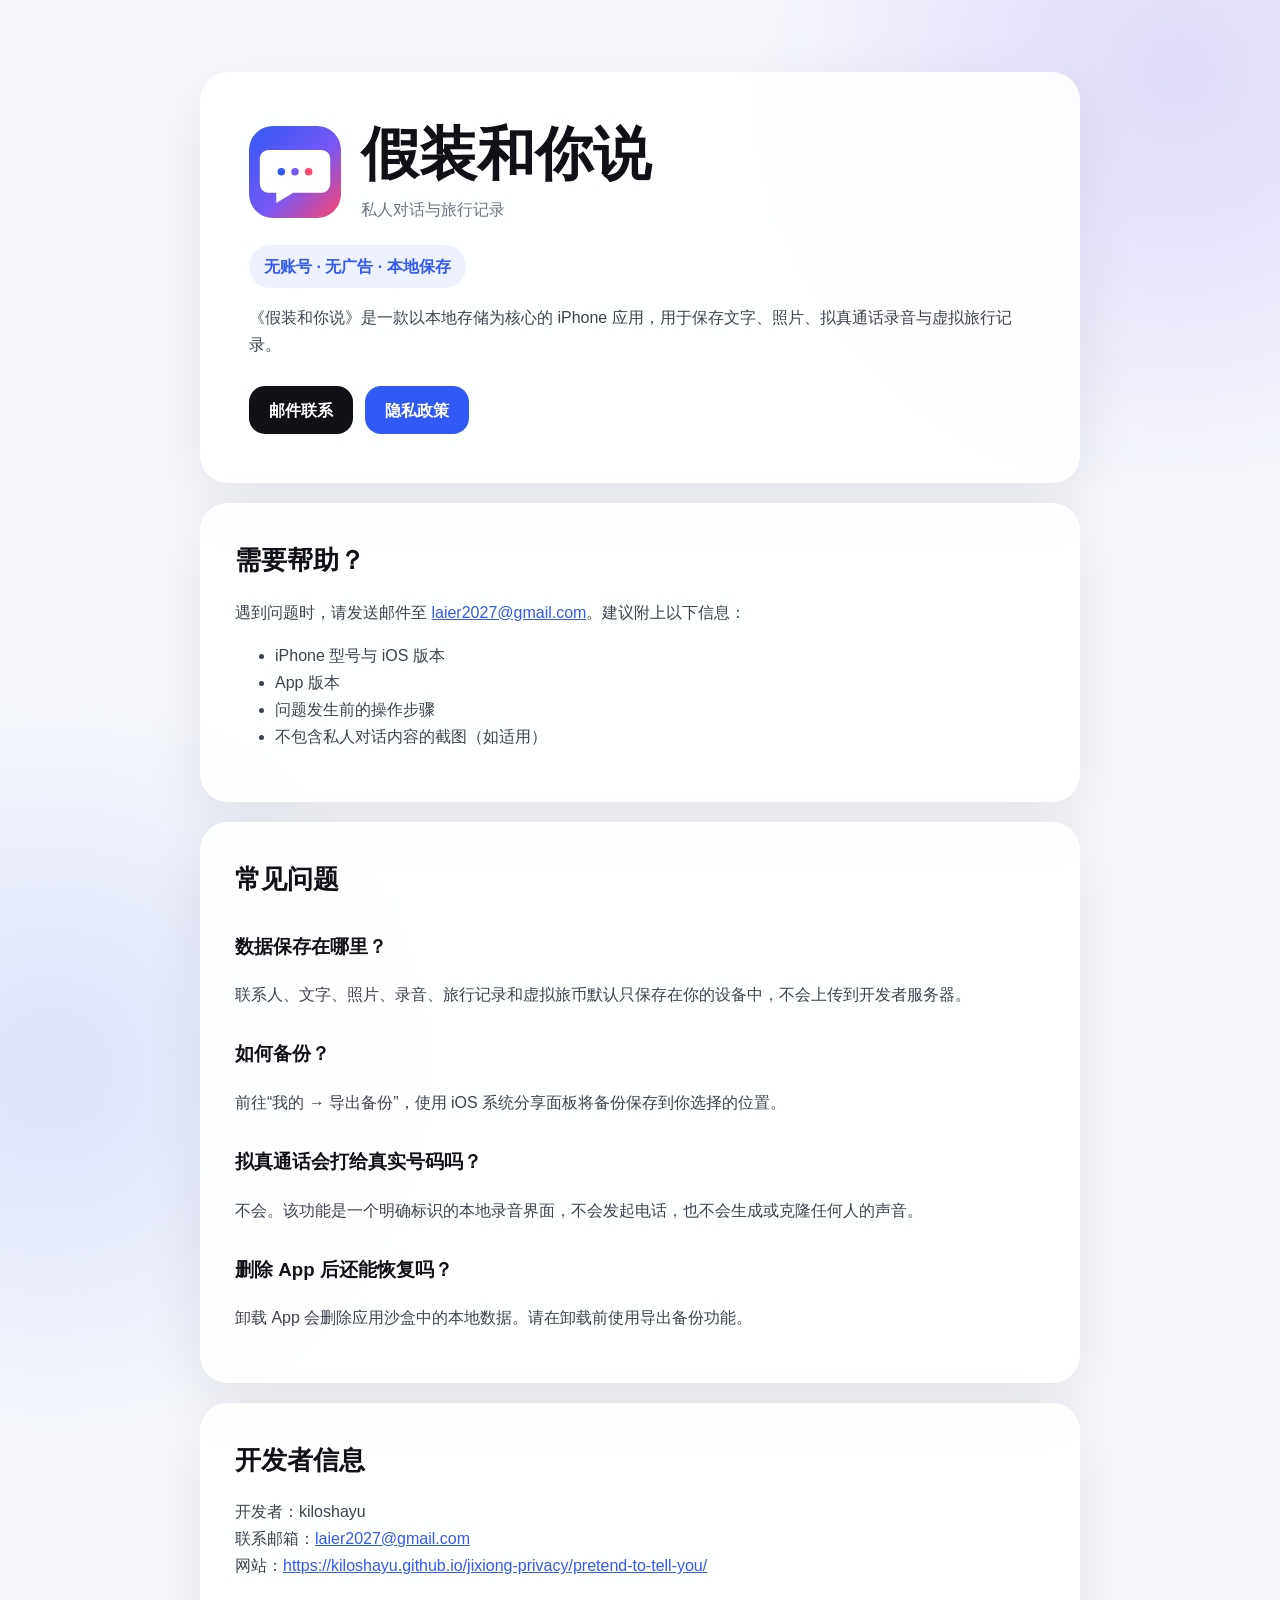
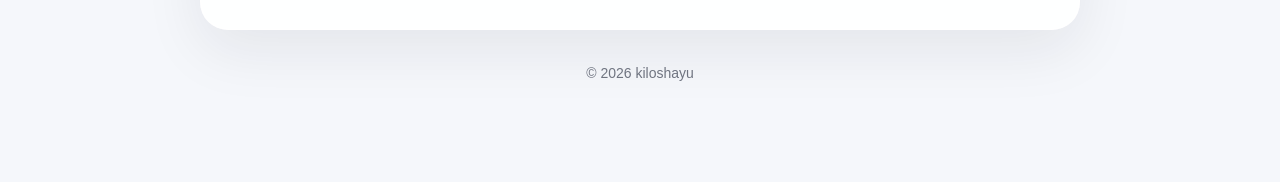
<file: pretend-to-tell-you/index.html>
<!doctype html>
<html lang="zh-CN">
<head>
  <meta charset="utf-8">
  <meta name="viewport" content="width=device-width, initial-scale=1">
  <title>假装和你说 · 支持</title>
  <meta name="description" content="《假装和你说》用户支持与联系方式。">
  <link rel="stylesheet" href="styles.css">
</head>
<body>
  <main>
    <section class="hero">
      <div class="app-row">
        <img class="app-icon" src="app-icon.svg" alt="假装和你说 App 图标">
        <div>
          <h1>假装和你说</h1>
          <div class="muted">私人对话与旅行记录</div>
        </div>
      </div>
      <span class="badge">无账号 · 无广告 · 本地保存</span>
      <p>《假装和你说》是一款以本地存储为核心的 iPhone 应用，用于保存文字、照片、拟真通话录音与虚拟旅行记录。</p>
      <div class="links">
        <a class="button" href="mailto:laier2027@gmail.com">邮件联系</a>
        <a class="button secondary" href="privacy.html">隐私政策</a>
      </div>
    </section>

    <section class="card">
      <h2>需要帮助？</h2>
      <p>遇到问题时，请发送邮件至 <a href="mailto:laier2027@gmail.com">laier2027@gmail.com</a>。建议附上以下信息：</p>
      <ul>
        <li>iPhone 型号与 iOS 版本</li>
        <li>App 版本</li>
        <li>问题发生前的操作步骤</li>
        <li>不包含私人对话内容的截图（如适用）</li>
      </ul>
    </section>

    <section class="card">
      <h2>常见问题</h2>
      <h3>数据保存在哪里？</h3>
      <p>联系人、文字、照片、录音、旅行记录和虚拟旅币默认只保存在你的设备中，不会上传到开发者服务器。</p>
      <h3>如何备份？</h3>
      <p>前往“我的 → 导出备份”，使用 iOS 系统分享面板将备份保存到你选择的位置。</p>
      <h3>拟真通话会打给真实号码吗？</h3>
      <p>不会。该功能是一个明确标识的本地录音界面，不会发起电话，也不会生成或克隆任何人的声音。</p>
      <h3>删除 App 后还能恢复吗？</h3>
      <p>卸载 App 会删除应用沙盒中的本地数据。请在卸载前使用导出备份功能。</p>
    </section>

    <section class="card">
      <h2>开发者信息</h2>
      <p>开发者：kiloshayu<br>
      联系邮箱：<a href="mailto:laier2027@gmail.com">laier2027@gmail.com</a><br>
      网站：<a href="https://kiloshayu.github.io/jixiong-privacy/pretend-to-tell-you/">https://kiloshayu.github.io/jixiong-privacy/pretend-to-tell-you/</a></p>
    </section>
    <footer>© 2026 kiloshayu</footer>
  </main>
</body>
</html>
</file>
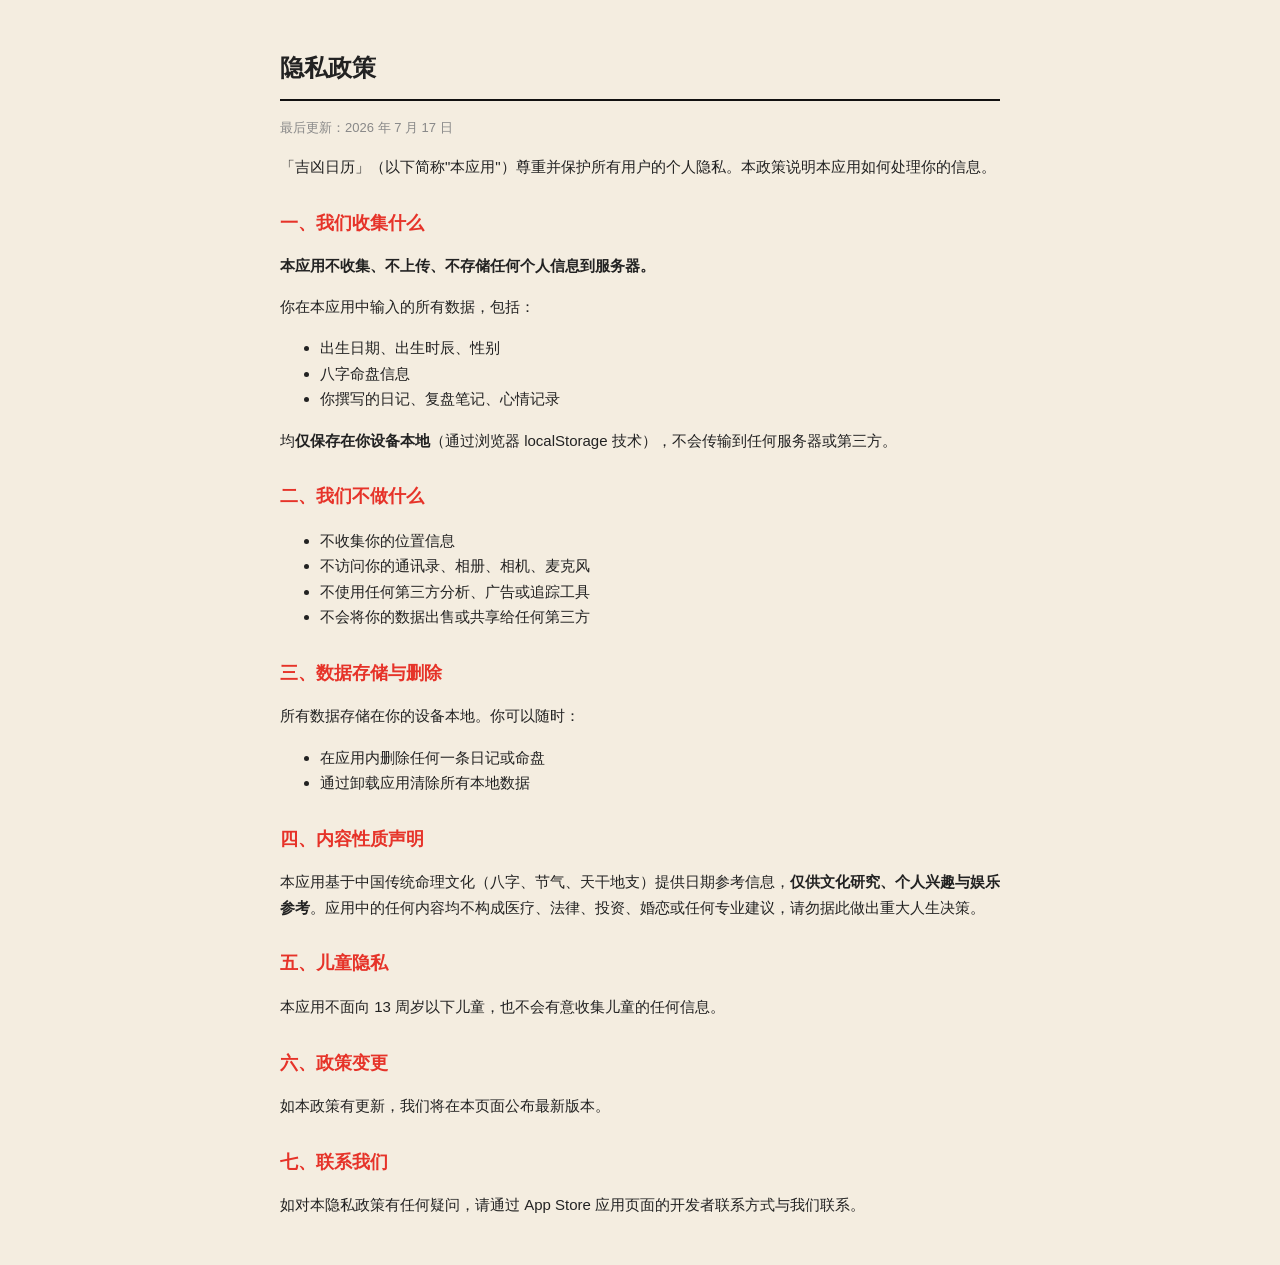
<file: privacy-policy.html>
<!DOCTYPE html>
<html lang="zh-CN">
<head>
<meta charset="UTF-8">
<meta name="viewport" content="width=device-width, initial-scale=1.0">
<title>隐私政策 · 吉凶日历</title>
<style>
  body { font-family: -apple-system, "PingFang SC", sans-serif; max-width: 720px; margin: 0 auto; padding: 32px 20px; line-height: 1.7; color: #222; background: #f4ede0; }
  h1 { font-size: 24px; border-bottom: 2px solid #111; padding-bottom: 10px; }
  h2 { font-size: 18px; margin-top: 28px; color: #e63329; }
  p, li { font-size: 15px; }
  .updated { color: #888; font-size: 13px; }
  code { background: rgba(0,0,0,0.06); padding: 1px 5px; }
</style>
</head>
<body>
  <h1>隐私政策</h1>
  <p class="updated">最后更新：2026 年 7 月 17 日</p>

  <p>「吉凶日历」（以下简称"本应用"）尊重并保护所有用户的个人隐私。本政策说明本应用如何处理你的信息。</p>

  <h2>一、我们收集什么</h2>
  <p><strong>本应用不收集、不上传、不存储任何个人信息到服务器。</strong></p>
  <p>你在本应用中输入的所有数据，包括：</p>
  <ul>
    <li>出生日期、出生时辰、性别</li>
    <li>八字命盘信息</li>
    <li>你撰写的日记、复盘笔记、心情记录</li>
  </ul>
  <p>均<strong>仅保存在你设备本地</strong>（通过浏览器 localStorage 技术），不会传输到任何服务器或第三方。</p>

  <h2>二、我们不做什么</h2>
  <ul>
    <li>不收集你的位置信息</li>
    <li>不访问你的通讯录、相册、相机、麦克风</li>
    <li>不使用任何第三方分析、广告或追踪工具</li>
    <li>不会将你的数据出售或共享给任何第三方</li>
  </ul>

  <h2>三、数据存储与删除</h2>
  <p>所有数据存储在你的设备本地。你可以随时：</p>
  <ul>
    <li>在应用内删除任何一条日记或命盘</li>
    <li>通过卸载应用清除所有本地数据</li>
  </ul>

  <h2>四、内容性质声明</h2>
  <p>本应用基于中国传统命理文化（八字、节气、天干地支）提供日期参考信息，<strong>仅供文化研究、个人兴趣与娱乐参考</strong>。应用中的任何内容均不构成医疗、法律、投资、婚恋或任何专业建议，请勿据此做出重大人生决策。</p>

  <h2>五、儿童隐私</h2>
  <p>本应用不面向 13 周岁以下儿童，也不会有意收集儿童的任何信息。</p>

  <h2>六、政策变更</h2>
  <p>如本政策有更新，我们将在本页面公布最新版本。</p>

  <h2>七、联系我们</h2>
  <p>如对本隐私政策有任何疑问，请通过 App Store 应用页面的开发者联系方式与我们联系。</p>
</body>
</html>
</file>
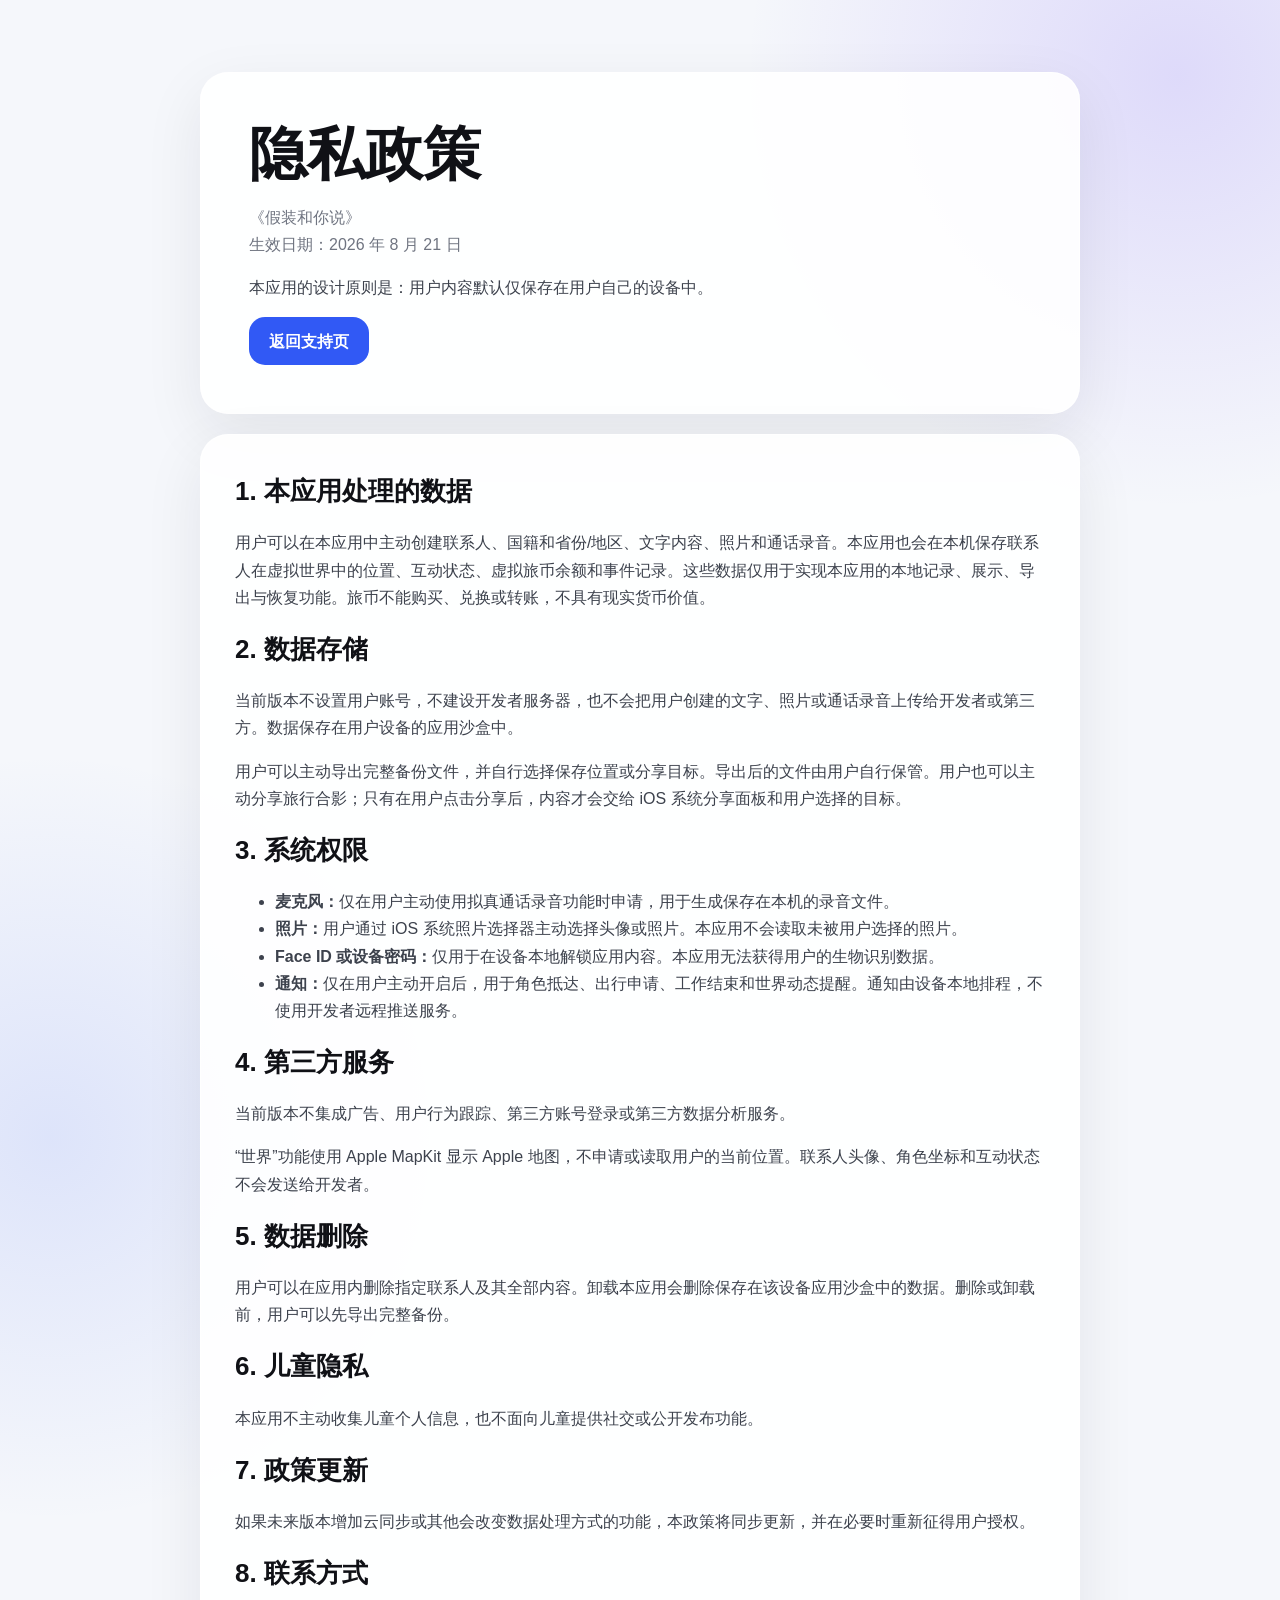
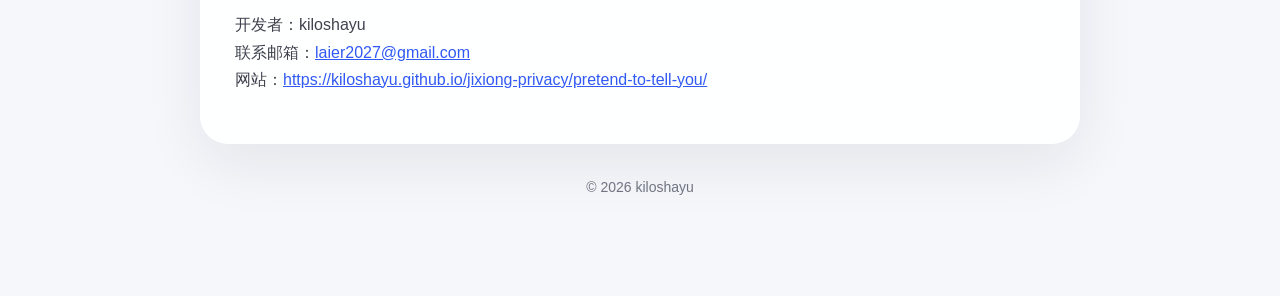
<file: pretend-to-tell-you/privacy.html>
<!doctype html>
<html lang="zh-CN">
<head>
  <meta charset="utf-8">
  <meta name="viewport" content="width=device-width, initial-scale=1">
  <title>假装和你说 · 隐私政策</title>
  <meta name="description" content="《假装和你说》隐私政策。">
  <link rel="stylesheet" href="styles.css">
</head>
<body>
  <main>
    <section class="hero">
      <h1>隐私政策</h1>
      <p class="muted">《假装和你说》<br>生效日期：2026 年 8 月 21 日</p>
      <p>本应用的设计原则是：用户内容默认仅保存在用户自己的设备中。</p>
      <a class="button secondary" href="index.html">返回支持页</a>
    </section>

    <article class="card">
      <h2>1. 本应用处理的数据</h2>
      <p>用户可以在本应用中主动创建联系人、国籍和省份/地区、文字内容、照片和通话录音。本应用也会在本机保存联系人在虚拟世界中的位置、互动状态、虚拟旅币余额和事件记录。这些数据仅用于实现本应用的本地记录、展示、导出与恢复功能。旅币不能购买、兑换或转账，不具有现实货币价值。</p>

      <h2>2. 数据存储</h2>
      <p>当前版本不设置用户账号，不建设开发者服务器，也不会把用户创建的文字、照片或通话录音上传给开发者或第三方。数据保存在用户设备的应用沙盒中。</p>
      <p>用户可以主动导出完整备份文件，并自行选择保存位置或分享目标。导出后的文件由用户自行保管。用户也可以主动分享旅行合影；只有在用户点击分享后，内容才会交给 iOS 系统分享面板和用户选择的目标。</p>

      <h2>3. 系统权限</h2>
      <ul>
        <li><strong>麦克风：</strong>仅在用户主动使用拟真通话录音功能时申请，用于生成保存在本机的录音文件。</li>
        <li><strong>照片：</strong>用户通过 iOS 系统照片选择器主动选择头像或照片。本应用不会读取未被用户选择的照片。</li>
        <li><strong>Face ID 或设备密码：</strong>仅用于在设备本地解锁应用内容。本应用无法获得用户的生物识别数据。</li>
        <li><strong>通知：</strong>仅在用户主动开启后，用于角色抵达、出行申请、工作结束和世界动态提醒。通知由设备本地排程，不使用开发者远程推送服务。</li>
      </ul>

      <h2>4. 第三方服务</h2>
      <p>当前版本不集成广告、用户行为跟踪、第三方账号登录或第三方数据分析服务。</p>
      <p>“世界”功能使用 Apple MapKit 显示 Apple 地图，不申请或读取用户的当前位置。联系人头像、角色坐标和互动状态不会发送给开发者。</p>

      <h2>5. 数据删除</h2>
      <p>用户可以在应用内删除指定联系人及其全部内容。卸载本应用会删除保存在该设备应用沙盒中的数据。删除或卸载前，用户可以先导出完整备份。</p>

      <h2>6. 儿童隐私</h2>
      <p>本应用不主动收集儿童个人信息，也不面向儿童提供社交或公开发布功能。</p>

      <h2>7. 政策更新</h2>
      <p>如果未来版本增加云同步或其他会改变数据处理方式的功能，本政策将同步更新，并在必要时重新征得用户授权。</p>

      <h2>8. 联系方式</h2>
      <p>开发者：kiloshayu<br>
      联系邮箱：<a href="mailto:laier2027@gmail.com">laier2027@gmail.com</a><br>
      网站：<a href="https://kiloshayu.github.io/jixiong-privacy/pretend-to-tell-you/">https://kiloshayu.github.io/jixiong-privacy/pretend-to-tell-you/</a></p>
    </article>
    <footer>© 2026 kiloshayu</footer>
  </main>
</body>
</html>
</file>
<file: pretend-to-tell-you/styles.css>
:root {
  color-scheme: light;
  --ink: #101116;
  --muted: #6f7480;
  --line: #e6e8ee;
  --canvas: #f5f7fb;
  --blue: #3159f5;
  --violet: #7657f6;
  --coral: #ff466b;
  --lime: #a2e53b;
}

* { box-sizing: border-box; }

body {
  margin: 0;
  font-family: -apple-system, BlinkMacSystemFont, "SF Pro Display", "PingFang SC", "Helvetica Neue", sans-serif;
  color: var(--ink);
  background:
    radial-gradient(circle at 92% 4%, rgba(118, 87, 246, .18), transparent 27rem),
    radial-gradient(circle at 4% 60%, rgba(49, 89, 245, .12), transparent 24rem),
    var(--canvas);
  line-height: 1.7;
}

main {
  width: min(880px, calc(100% - 32px));
  margin: 0 auto;
  padding: 72px 0 96px;
}

.hero, .card {
  background: rgba(255,255,255,.9);
  border: 1px solid rgba(255,255,255,.9);
  border-radius: 28px;
  box-shadow: 0 20px 60px rgba(26, 29, 42, .08);
}

.hero { padding: 48px; }
.card { padding: 34px; margin-top: 20px; }

.app-row { display: flex; align-items: center; gap: 20px; }
.app-icon { width: 92px; height: 92px; border-radius: 24px; }

h1 { font-size: clamp(36px, 7vw, 58px); line-height: 1.15; margin: 0 0 8px; }
h2 { font-size: 26px; margin: 0 0 14px; }
h3 { margin-top: 30px; }
p, li { color: #3d424d; }
.muted { color: var(--muted); }

.badge {
  display: inline-block;
  margin-top: 22px;
  padding: 8px 15px;
  border-radius: 999px;
  background: #eef1ff;
  color: var(--blue);
  font-weight: 700;
}

.links { display: flex; flex-wrap: wrap; gap: 12px; margin-top: 28px; }
.button {
  display: inline-flex;
  align-items: center;
  min-height: 48px;
  padding: 0 20px;
  border-radius: 16px;
  color: white;
  background: var(--ink);
  text-decoration: none;
  font-weight: 700;
}
.button.secondary { background: var(--blue); }

a { color: var(--blue); }
footer { padding-top: 32px; text-align: center; color: var(--muted); font-size: 14px; }

@media (max-width: 620px) {
  main { padding-top: 24px; }
  .hero, .card { border-radius: 22px; padding: 26px; }
  .app-row { align-items: flex-start; }
  .app-icon { width: 72px; height: 72px; border-radius: 19px; }
}
</file>
